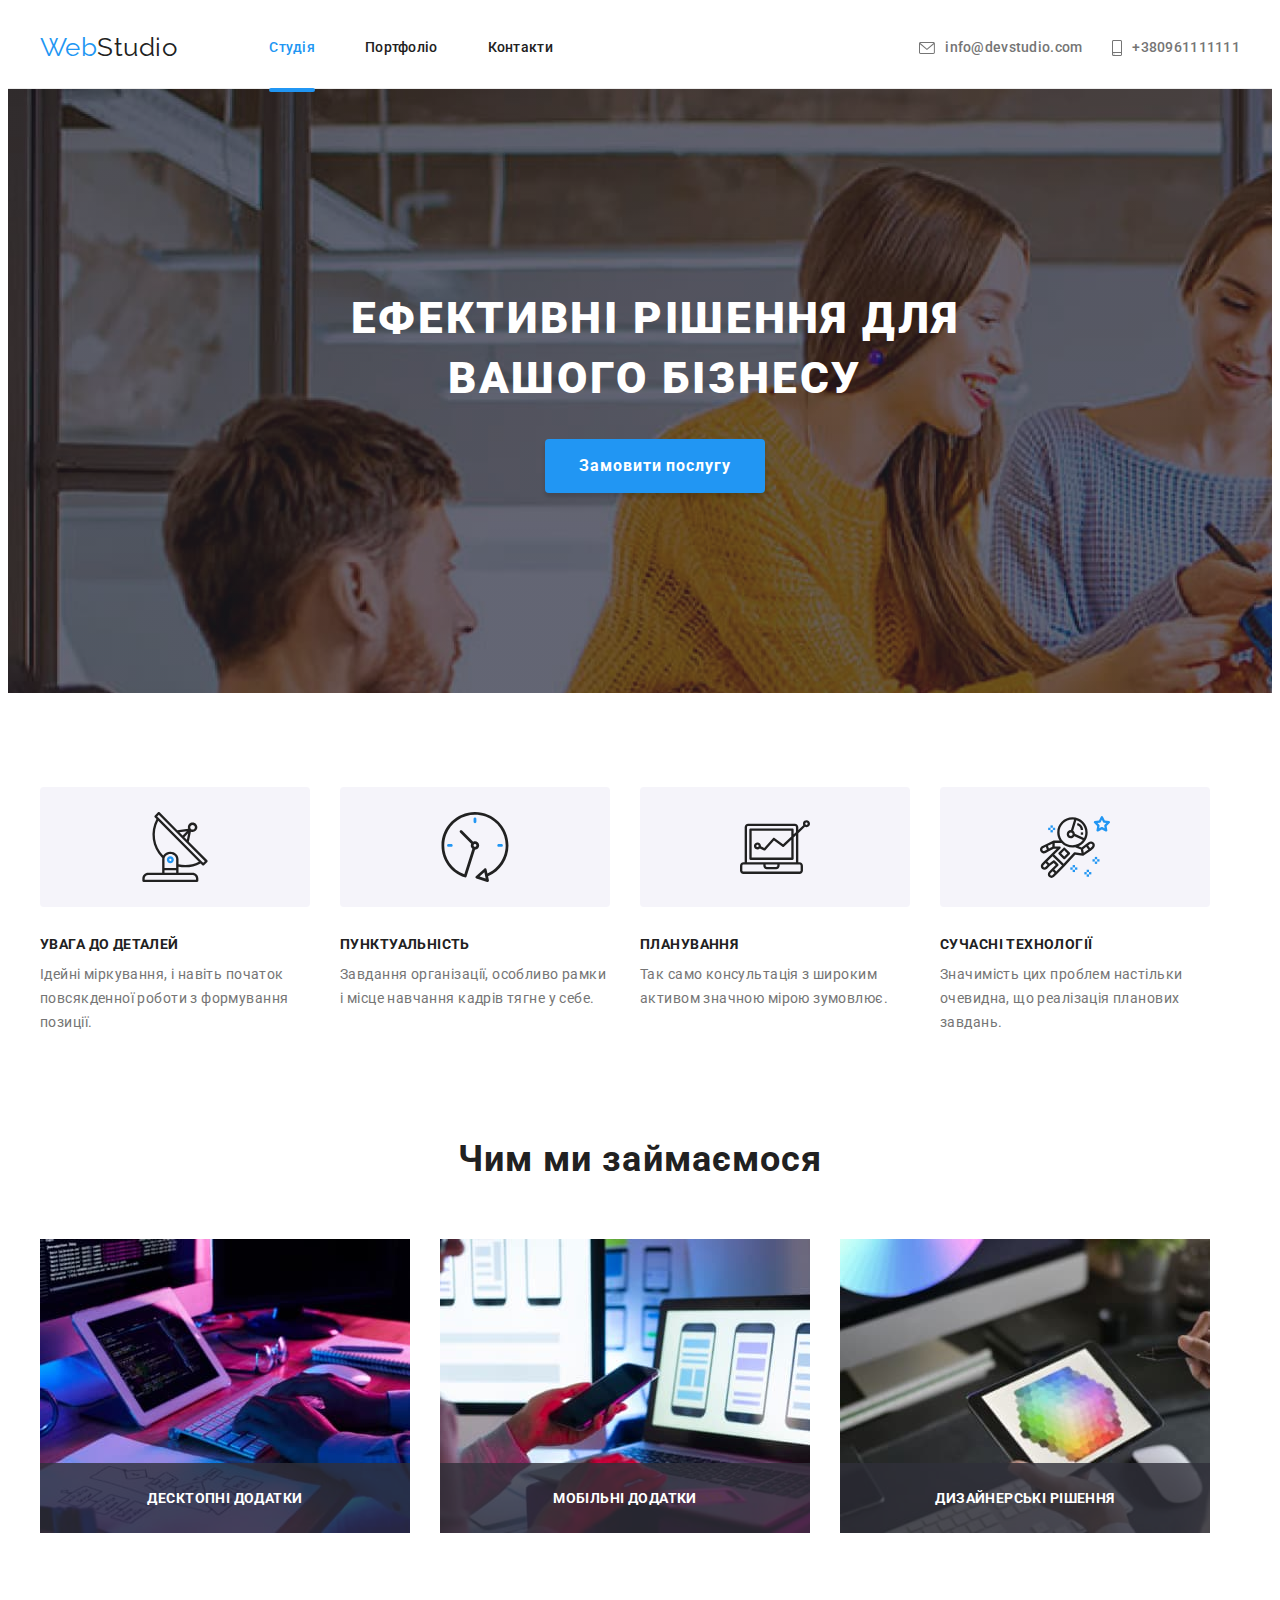
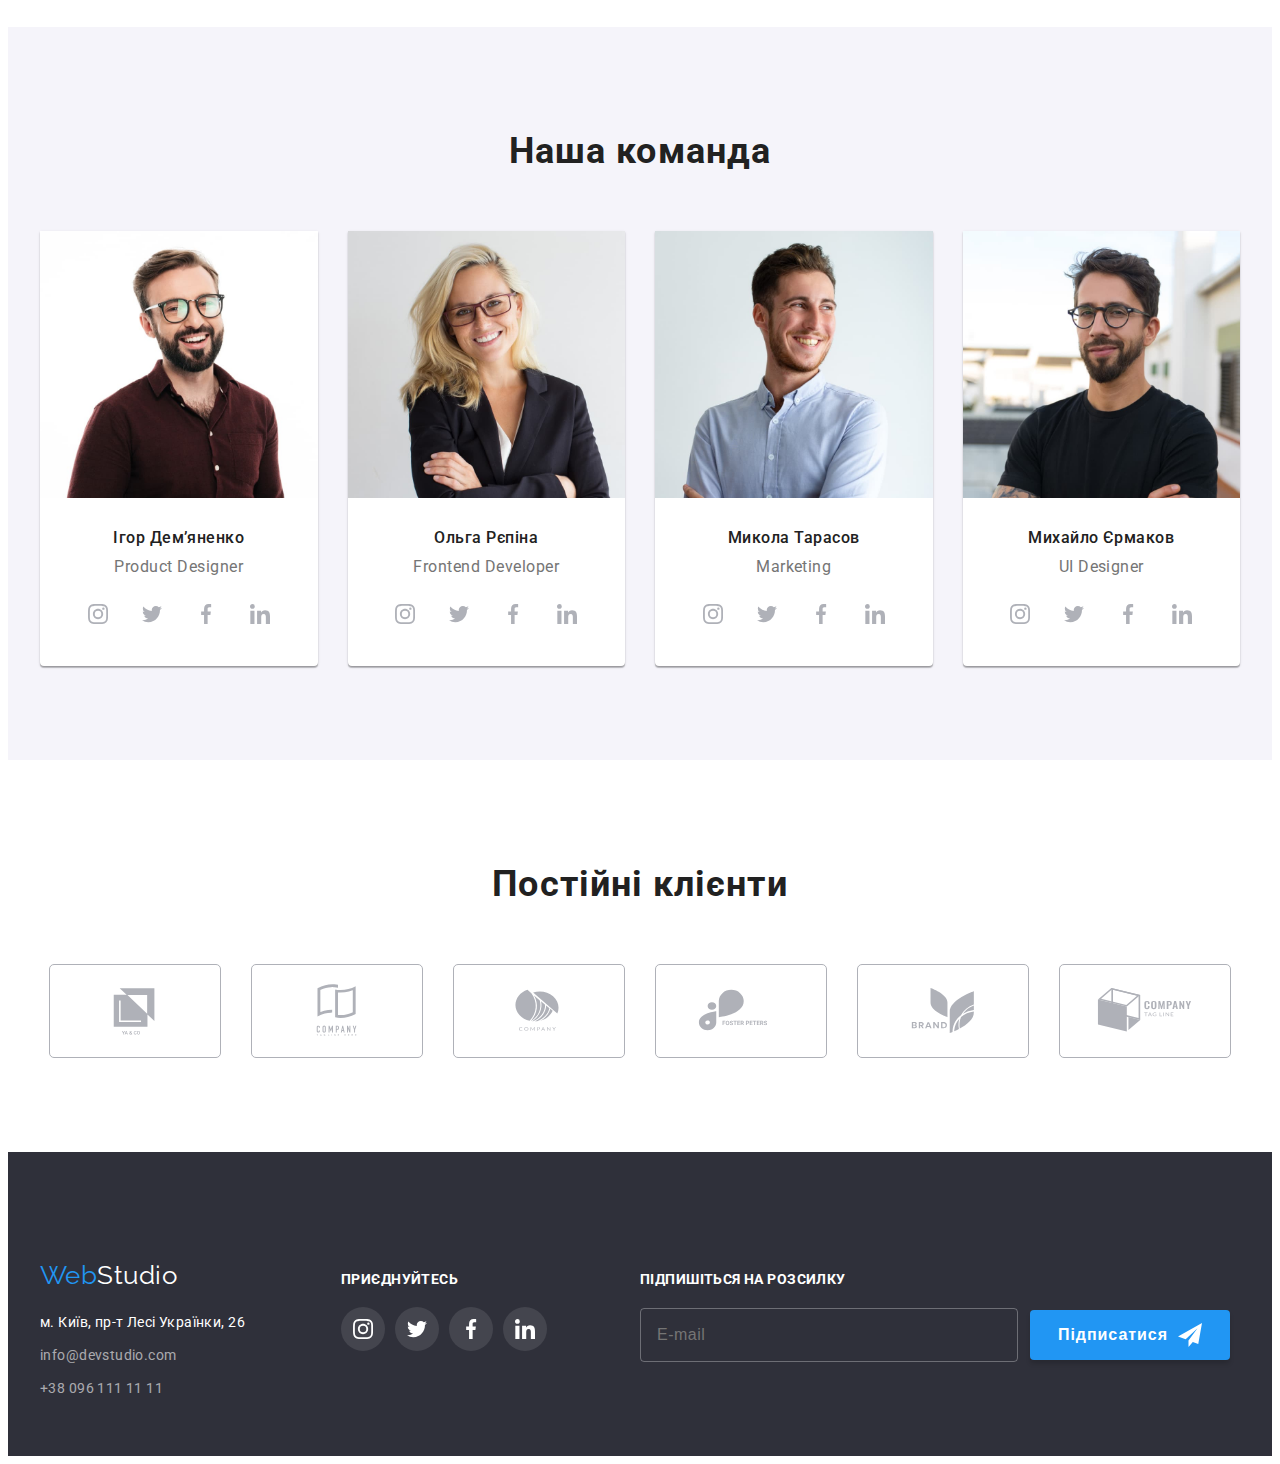
<file: index.html>
<!DOCTYPE html>
<html lang="uk">

<head>
   <meta charset="UTF-8" />
   <meta http-equiv="X-UA-Compatible" content="IE=edge" />
   <meta name="viewport" content="width=device-width, initial-scale=1.0" />
   <title>WebStudio</title>
   <link rel="preconnect" href="https://fonts.googleapis.com" />
   <link rel="preconnect" href="https://fonts.gstatic.com" crossorigin />
   <link
      href="https://fonts.googleapis.com/css2?family=Raleway:wght@700&family=Roboto:wght@400;500;700;900&display=swap"
      rel="stylesheet" />
   <link rel="stylesheet" href="https://cdnjs.cloudflare.com/ajax/libs/modern-normalize/1.1.0/modern-normalize.min.css"
      integrity="sha512-wpPYUAdjBVSE4KJnH1VR1HeZfpl1ub8YT/NKx4PuQ5NmX2tKuGu6U/JRp5y+Y8XG2tV+wKQpNHVUX03MfMFn9Q=="
      crossorigin="anonymous" referrerpolicy="no-referrer" />
   <link rel="stylesheet" href="./css/main.min.css" />
</head>

<body>
   <!-- Header -->
   <header class="heder">
      <div class="container heder__container">
         <!-- Logo -->
         <div class="heder__container-blok">
            <a href="./index.html" class="logo heder__logo link">
               <span class="heder__logo-icon">Web</span>Studio
            </a>
            <!-- Site nav -->
            <nav class="nav heder__nav">
               <ul class="nav__list list">
                  <li class="nav__item">
                     <a class="nav__link nav__link__line link current" href="./index.html">Студія</a>
                  </li>
                  <li class="nav__item">
                     <a class="nav__link" href="./portfolio.html">Портфоліо</a>
                  </li>
                  <li class="nav__item">
                     <a class="nav__link" href="">Контакти</a>
                  </li>
               </ul>
            </nav>
         </div>
         <!-- Site Menu -->
         <button type="button" class="menu-button-open" data-menu-open>
            <svg class="menu-button-svg"
            width="40px" 
            height="40px"
            aria-label="перемикач мобільного меню">
               <use class="menu-button-icon" href="./images/svg/icons.svg#site-menu.svg"></use>
            </svg>
         </button>
         <ul class="contacts heder__contacts list">
            <li class="contacts__item">
               <a class="contacts__link link__mail link" href="mailto:info@devstudio.com">
                  <svg class="contacts__icon-mail" width="16" height="12">
                     <use class="contackts__use" href="./images/svg/icons.svg#mail.svg"></use>
                  </svg>
                  info@devstudio.com
               </a>
            </li>
            <li class="contacts__item">
               <a class="contacts__link link__tell link" href="tel:+380961111111">
                  <svg class="contacts__icon-tel" width="10" height="16">
                     <use class="" href="./images/svg/icons.svg#phone.svg"></use>
                  </svg>
                  +380961111111
               </a>
            </li>
         </ul>
      </div>
      <div class="mob-menu is-hidden" data-menu>
         <div class="container">
            <div class="mob-menu-top">
               <button type="button" class="menu-button-close" data-menu-close>
                  <svg class="mob-close-svg"
                  width="40px" 
                  height="40px"
                  aria-label="перемикач мобільного меню">
                     <use class="menu-button-icon" href="./images/svg/icons.svg#menu-close.svg"></use>
                  </svg>
               </button>
               <nav class="mob-nav">
                  <ul class="mob-nav-list list">
                     <li class="mob-nav-item">
                        <a class="mob-nav-link  current" href="./index.html">Студія</a>
                     </li>
                     <li class="mob-nav-item">
                        <a class="mob-nav-link " href="./portfolio.html">Портфоліо</a>
                     </li>
                     <li class="mob-nav-item">
                        <a class="mob-nav-link " href="">Контакти</a>
                     </li>
                  </ul>
               </nav>
            </div>
            <div class="mob-menu-button">
               <ul class="mob-cont-list list">
                  <li class="mob-cont-item">
                     <a class="mob-cont-tel  link" href="tel:+380961111111">
                        +380961111111
                     </a>
                  </li>
                  <li class="mob-cont-item">
                     <a class="mob-cont-mail  link" href="mailto:info@devstudio.com">
                        info@devstudio.com
                     </a>
                  </li>
               </ul>
               <ul class="mob-soc-list list">
                  <li class="mob-soc-item"><a href="" class="mob-soc-link">Instagram</a></li>
                  <li class="mob-soc-item"> <a href="" class="mob-soc-link">Twitter</a></li>
                  <li class="mob-soc-item"><a href="" class="mob-soc-link">Facebook</a></li>
                  <li class="mob-soc-item"> <a href="" class="mob-soc-link">LinkedIn</a></li>
               </ul>
            </div>            
         </div>
      </div>
   </header>
   <!-- Main -->
   <main>
      <!-- Hero -->
      <section class="hero hero__overley">
         <div class="container hero__container list">
            <h1 class="hero__title list">Ефективні рішення для вашого бізнесу</h1>
            <button class="hero__button" type="button" data-modal-open>
               Замовити послугу
            </button>
         </div>
      </section>
      <!-- Advantage -->
      <section class="advantage section">
         <div class="container">
            <h2 class="visually-hidden">Переваги</h2>
            <ul class="advantage__list list">
               <li class="advantage__item icon-antena">
                  <h3 class="advantage__title">УВАГА ДО ДЕТАЛЕЙ</h3>
                  <p class="advantage__text">
                     Ідейні міркування, і навіть початок повсякденної роботи з
                     формування позиції.
                  </p>
               </li>
               <li class="advantage__item icon-clock">
                  <h3 class="advantage__title">ПУНКТУАЛЬНІСТЬ</h3>
                  <p class="advantage__text">
                     Завдання організації, особливо рамки і місце навчання кадрів
                     тягне у себе.
                  </p>
               </li>
               <li class="advantage__item icon-vector">
                  <h3 class="advantage__title">ПЛАНУВАННЯ</h3>
                  <p class="advantage__text">
                     Так само консультація з широким активом значною мірою зумовлює.
                  </p>
               </li>
               <li class="advantage__item icon-astronaut">
                  <h3 class="advantage__title">СУЧАСНІ ТЕХНОЛОГІЇ</h3>
                  <p class="advantage__text">
                     Значимість цих проблем настільки очевидна, що реалізація
                     планових завдань.
                  </p>
               </li>
            </ul>
         </div>
      </section>
      <!-- Work -->
      <section class="work">
         <div class="container">
            <h2 class="work__title">Чим ми займаємося</h2>
            <ul class="work__list">
               <div class="work-blok">
                  <li class="work__item list">
                     <img srcset="
                    ./images/work/work1img.jpeg    1x,
                    ./images/work/work1img-2x.jpeg 2x
                  " class="container__work-img" src="./images/work/work1img.jpeg" alt="іновації" width="370"
                        height="294" />
                     <p class="work-blok-title">Десктопні додатки</p>
                  </li>
               </div>
               <div class="work-blok">
                  <li class="work__item list">
                     <img srcset="
                    ./images/work/work2img.jpeg    1x,
                    ./images/work/work2img-2x.jpeg 2x
                  " class="container__work-img" src="./images/work/work2img.jpeg" alt="іновації" width="370"
                        height="294" />
                     <p class="work-blok-title">Мобільні додатки</p>
                  </li>
               </div>
               <div class="work-blok">
                  <li class="work__item list">
                     <img srcset="
                    ./images/work/work3img.jpeg    1x,
                    ./images/work/work3img-2x.jpeg 2x
                  " class="container__work-img" src="./images/work/work3img.jpeg" alt="іновації" width="370"
                        height="294" />
                     <p class="work-blok-title">Дизайнерські рішення</p>
                  </li>
               </div>
            </ul>
         </div>
      </section>
      <!-- Team -->
      <section class="team">
         <div class="container">
            <h2 class="team__title">Наша команда</h2>
            <ul class="list team__list">
               <li class="team__item-hero">
                  <picture>
                     <sourse srcset="
                    ./images/team/igor-demjanenko.jpeg 1x,
                    ./images/team/igor-demjanenko-2x.jpeg 2x
                    " media="(min-width: 1200px)" />
                     <sourse srcset="
                    ./images/team/igor-demjanenko-tab.jpeg 1x,
                    ./images/team/igor-demjanenko-tab-2x.jpeg 2x
                    " media="(min-width: 768px)" />
                     <sourse srcset="
                    ./images/team/igor-demjanenko-mob.jpeg 1x,
                    ./images/team/igor-demjanenko-mob-2x.jpeg 2x
                    " media="(min-width: 320px)" />
                     <img class="team__img" src="./images/team/igor-demjanenko.jpeg" alt="Ігор Демʼяненко"
                        width="450" />
                  </picture>
                  <div class="team__item">
                     <h3 class="team__hero">Ігор Демʼяненко</h3>
                     <p class="team__text">Product Designer</p>
                     <ul class="team__soc-list list">
                        <li class="team__soc-item">
                           <a href="" class="team__soc-link list">
                              <svg class="team__soc-icon" width="20" height="20">
                                 <use href="./images/svg/icons.svg#icon-instagram.svg"></use>
                              </svg>
                           </a>
                        </li>
                        <li class="team__soc-item">
                           <a href="" class="team__soc-link list">
                              <svg class="team__soc-icon" width="20" height="20">
                                 <use href="./images/svg/icons.svg#icon-twitter.svg"></use>
                              </svg>
                           </a>
                        </li>
                        <li class="team__soc-item">
                           <a href="" class="team__soc-link list">
                              <svg class="team__soc-icon" width="20" height="20">
                                 <use href="./images/svg/icons.svg#icon-facebook.svg"></use>
                              </svg>
                           </a>
                        </li>
                        <li class="team__soc-item">
                           <a href="" class="team__soc-link list">
                              <svg class="team__soc-icon" width="20" height="20">
                                 <use href="./images/svg/icons.svg#icon-linkedin.svg"></use>
                              </svg>
                           </a>
                        </li>
                     </ul>
                  </div>
               </li>
               <li class="team__item-hero">
                  <picture>
                     <sourse srcset="
                    ./images/team/olga-repina.jpeg 1x,
                    ./images/team/olga-repina-2x.jpeg 2x
                    " media="(min-width: 1200px)" />
                     <sourse srcset="
                    ./images/team/olga-repina-tab.jpeg 1x,
                    ./images/team/olga-repina-tab-2x.jpeg 2x
                    " media="(min-width: 768px)" />
                     <sourse srcset="
                    ./images/team/olga-repina-mob.jpeg 1x,
                    ./images/team/olga-repina-mob-2x.jpeg 2x
                    " media="(min-width: 320px)" />
                     <img class="team__img" src="./images/team/olga-repina.jpeg" alt="Ольга Рєпіна" width="450" />
                  </picture>
                  <div class="team__item">
                     <h3 class="team__hero">Ольга Рєпіна</h3>
                     <p class="team__text">Frontend Developer</p>
                     <ul class="team__soc-list list">
                        <li class="team__soc-item">
                           <a href="" class="team__soc-link list">
                              <svg class="team__soc-icon" width="20" height="20">
                                 <use href="./images/svg/icons.svg#icon-instagram.svg"></use>
                              </svg>
                           </a>
                        </li>
                        <li class="team__soc-item">
                           <a href="" class="team__soc-link list">
                              <svg class="team__soc-icon" width="20" height="20">
                                 <use href="./images/svg/icons.svg#icon-twitter.svg"></use>
                              </svg>
                           </a>
                        </li>
                        <li class="team__soc-item">
                           <a href="" class="team__soc-link list">
                              <svg class="team__soc-icon" width="20" height="20">
                                 <use href="./images/svg/icons.svg#icon-facebook.svg"></use>
                              </svg>
                           </a>
                        </li>
                        <li class="team__soc-item">
                           <a href="" class="team__soc-link list">
                              <svg class="team__soc-icon" width="20" height="20">
                                 <use href="./images/svg/icons.svg#icon-linkedin.svg"></use>
                              </svg>
                           </a>
                        </li>
                     </ul>
                  </div>
               </li>
               <li class="team__item-hero">
                  <picture>
                     <sourse srcset="
                    ./images/team/mikola-tarasov.jpeg 1x,
                    ./images/team/mikola-tarasov-2x.jpeg 2x
                    " media="(min-width: 1200px)" />
                     <sourse srcset="
                    ./images/team/mikola-tarasov-tab.jpeg 1x,
                    ./images/team/mikola-tarasov-tab-2x.jpeg 2x
                    " media="(min-width: 768px)" />
                     <sourse srcset="
                    ./images/team/mikola-tarasov-mob.jpeg 1x,
                    ./images/team/mikola-tarasov-mob-2x.jpeg 2x
                    " media="(min-width: 320px)" />
                     <img class="team__img" src="./images/team/mikola-tarasov.jpeg" alt="Микола Тарасов"
                        width="450" />
                  </picture>
                  <div class="team__item">
                     <h3 class="team__hero">Микола Тарасов</h3>
                     <p class="team__text">Marketing</p>
                     <ul class="team__soc-list list">
                        <li class="team__soc-item">
                           <a href="" class="team__soc-link list">
                              <svg class="team__soc-icon" width="20" height="20">
                                 <use href="./images/svg/icons.svg#icon-instagram.svg"></use>
                              </svg>
                           </a>
                        </li>
                        <li class="team__soc-item">
                           <a href="" class="team__soc-link list">
                              <svg class="team__soc-icon" width="20" height="20">
                                 <use href="./images/svg/icons.svg#icon-twitter.svg"></use>
                              </svg>
                           </a>
                        </li>
                        <li class="team__soc-item">
                           <a href="" class="team__soc-link list">
                              <svg class="team__soc-icon" width="20" height="20">
                                 <use href="./images/svg/icons.svg#icon-facebook.svg"></use>
                              </svg>
                           </a>
                        </li>
                        <li class="team__soc-item">
                           <a href="" class="team__soc-link list">
                              <svg class="team__soc-icon" width="20" height="20">
                                 <use href="./images/svg/icons.svg#icon-linkedin.svg"></use>
                              </svg>
                           </a>
                        </li>
                     </ul>
                  </div>
               </li>
               <li class="team__item-hero">
                  <picture>
                     <sourse srcset="
                    ./images/team/mihailo-ermakov.jpeg 1x,
                    ./images/team/mihailo-ermakov-2x.jpeg 2x
                    " media="(min-width: 1200px)" />
                     <sourse srcset="
                    ./images/team/mihailo-ermakov-tab.jpeg 1x,
                    ./images/team/mihailo-ermakov-tab-2x.jpeg 2x
                    " media="(min-width: 768px)" />
                     <sourse srcset="
                    ./images/team/mihailo-ermakov-mob.jpeg 1x,
                    ./images/team/mihailo-ermakov-mob-2x.jpeg 2x
                    " media="(min-width: 320px)" />
                     <img class="team__img" src="./images/team/mihailo-ermakov.jpeg" alt="Михайло Єрмаков"
                        width="450" />
                  </picture>

                  <div class="team__item">
                     <h3 class="team__hero">Михайло Єрмаков</h3>
                     <p class="team__text">UI Designer</p>
                     <ul class="team__soc-list list">
                        <li class="team__soc-item">
                           <a href="" class="team__soc-link list">
                              <svg class="team__soc-icon" width="20" height="20">
                                 <use href="./images/svg/icons.svg#icon-instagram.svg"></use>
                              </svg>
                           </a>
                        </li>
                        <li class="team__soc-item">
                           <a href="" class="team__soc-link list">
                              <svg class="team__soc-icon" width="20" height="20">
                                 <use href="./images/svg/icons.svg#icon-twitter.svg"></use>
                              </svg>
                           </a>
                        </li>
                        <li class="team__soc-item">
                           <a href="" class="team__soc-link list">
                              <svg class="team__soc-icon" width="20" height="20">
                                 <use href="./images/svg/icons.svg#icon-facebook.svg"></use>
                              </svg>
                           </a>
                        </li>
                        <li class="team__soc-item">
                           <a href="" class="team__soc-link list">
                              <svg class="team__soc-icon" width="20" height="20">
                                 <use href="./images/svg/icons.svg#icon-linkedin.svg"></use>
                              </svg>
                           </a>
                        </li>
                     </ul>
                  </div>
               </li>
            </ul>
         </div>
      </section>
      <!-- Company -->
      <section class="company">
         <div class="container">
            <h2 class="company__title">Постійні клієнти</h2>
            <ul class="company__list list">
               <li class="company__item">
                  <a href="" class="company__link">
                     <svg class="company__icon" width="106" height="60">
                        <use href="./images/svg/icons.svg#company1.svg"></use>
                     </svg>
                  </a>
               </li>
               <li class="company__item">
                  <a href="" class="company__link">
                     <svg class="company__icon" width="106" height="60">
                        <use href="./images/svg/icons.svg#company2.svg"></use>
                     </svg>
                  </a>
               </li>
               <li class="company__item">
                  <a href="" class="company__link">
                     <svg class="company__icon" width="106" height="60">
                        <use href="./images/svg/icons.svg#company3.svg"></use>
                     </svg>
                  </a>
               </li>
               <li class="company__item">
                  <a href="" class="company__link">
                     <svg class="company__icon" width="106" height="60">
                        <use href="./images/svg/icons.svg#company4.svg"></use>
                     </svg>
                  </a>
               </li>
               <li class="company__item">
                  <a href="" class="company__link">
                     <svg class="company__icon" width="106" height="60">
                        <use href="./images/svg/icons.svg#company5.svg"></use>
                     </svg>
                  </a>
               </li>
               <li class="company__item">
                  <a href="" class="company__link">
                     <svg class="company__icon" width="106" height="60">
                        <use href="./images/svg/icons.svg#company6.svg"></use>
                     </svg>
                  </a>
               </li>
            </ul>
         </div>
      </section>
   </main>
   <!-- Footer -->
   <footer class="footer">
      <div class="container footer__container">
         <div class="footer__contact">
            <div class="footer-contact-blok">
               <div class="footer__address">
                  <a href="./index.html" class="footer__logo link">
                     <span class="footer__logo-web">Web</span>Studio
                  </a>
                  <address class="address footer__address-blok">
                     <ul class="address__list list">
                        <li class="address__item">
                           <a class="address__link link" href="https://goo.gl/maps/XTzX59LygXazEwyC6" target="_blank"
                              rel="noopener noreferrer nofollow">м. Київ, пр-т Лесі Українки, 26
                           </a>
                        </li>
                        <li class="address__item">
                           <a class="address__link-contacts link" href="mailto:info@devstudio.com">info@devstudio.com
                           </a>
                        </li>
                        <li class="address__item">
                           <a class="address__link-contacts link" href="tel:+380961111111">+38 096 111 11 11
                           </a>
                        </li>
                     </ul>
                  </address>
               </div>
               <div class="soc footer__soc">
                  <p class="soc__title">Приєднуйтесь</p>
                  <ul class="soc__list">
                     <li class="soc__item">
                        <a href="" class="soc__link list">
                           <svg class="soc__icon" width="20" height="20">
                              <use href="./images/svg/icons.svg#icon-instagram.svg"></use>
                           </svg>
                        </a>
                     </li>
                     <li class="soc__item">
                        <a href="" class="soc__link list">
                           <svg class="soc__icon" width="20" height="20">
                              <use href="./images/svg/icons.svg#icon-twitter.svg"></use>
                           </svg>
                        </a>
                     </li>
                     <li class="soc__item">
                        <a href="" class="soc__link list">
                           <svg class="soc__icon" width="20" height="20">
                              <use href="./images/svg/icons.svg#icon-facebook.svg"></use>
                           </svg>
                        </a>
                     </li>
                     <li class="soc__item">
                        <a href="" class="soc__link list">
                           <svg class="soc__icon" width="20" height="20">
                              <use href="./images/svg/icons.svg#icon-linkedin.svg"></use>
                           </svg>
                        </a>
                     </li>
                  </ul>
               </div>
            </div>

            <!-- subscription -->
            <div class="subscription footer__subscription">
               <p class="subscription__text">Підпишіться на розсилку</p>
               <form class="subscription__form">
                  <input type="text" name="subscription-name" placeholder="E-mail" class="subscription__input" />
                  <button class="subscription__btn">
                     Підписатися
                     <svg class="subscription__svg">
                        <use href="./images/svg/icons.svg#icon-send"></use>
                     </svg>
                  </button>
               </form>
            </div>
         </div>
      </div>
   </footer>
   <!-- Modal -->
   <div class="backdrop is-hidden" data-modal>
      <div class="modal">
         <button type="button" class="modal__close" data-modal-close>
            <svg class="modal__close-icon" width="18" height="18">
               <use href="./images/svg/icons.svg#symbol-defs.svg"></use>
            </svg>
         </button>
         <p class="modal__title">Залиште свої дані, ми вам передзвонимо</p>
         <form class="modal__form">
            <div class="modal-blok">
               <label for="user-name" class="modal__label"><span>Імʼя</span></label>
            <div class="modal__wrap">
               <input type="text" name="user-name" class="modal__input" required id="user-name" />
               <svg class="modal__input-icon" width="18px" height="18">
                  <use href="./images/svg/icons.svg#icon-person.svg"></use>
               </svg>
            </div>
            </div>            
            <div class="modal-blok">
               <label for="user-tell" class="modal__label"><span>Телефон</span></label>
               <div class="modal__wrap">
                  <input type="tel" name="user-tell" class="modal__input" required id="user-tell" />
                  <svg class="modal__input-icon" width="18px" height="18">
                     <use href="./images/svg/icons.svg#icon-phone.svg"></use>
                  </svg>
               </div>
            </div>
            <div class="modal-blok">
               <label for="user-email" class="modal__label"><span>Пошта</span></label>
               <div class="modal__wrap">
                  <input type="email" name="user-email" class="modal__input" required id="user-email" />
                  <svg class="modal__input-icon" width="18" height="18">
                     <use href="./images/svg/icons.svg#icon-email.svg"></use>
                  </svg>
               </div>
            </div>
            <div class="modal-blok">
               <div class="modal-field">
                  <label for="user-comment" class="modal__label"><span>Коментар</span></label>
                  <textarea name="user-comment" id="user-comment" class="modal__comment"
                     placeholder="Введіть текст"></textarea>
               </div>
            </div>
            <div class="modal__chek">
               <input type="checkbox" name="privacy" id="privacy" class="modal__input-check visually-hidden" />
               <label for="privacy" class="modal__check-text">
                  <span>
                     <svg class="modal__check-icon" width="16" height="15">
                        <use href="./images/svg/icons.svg#icon-check"></use>
                     </svg>
                  </span>
                  <div>
                     Погоджуюся з розсилкою та приймаю
                     <a href="" class="modal__check-link">Умови договору</a>
                  </div>
               </label>
            </div>
            <button type="submit" class="modal__button">Відправити</button>
         </form>
      </div>
   </div>
   <script src="./js/menu.js"></script>
   <script src="./js/modal.js"></script>

</body>

</html>
</file>
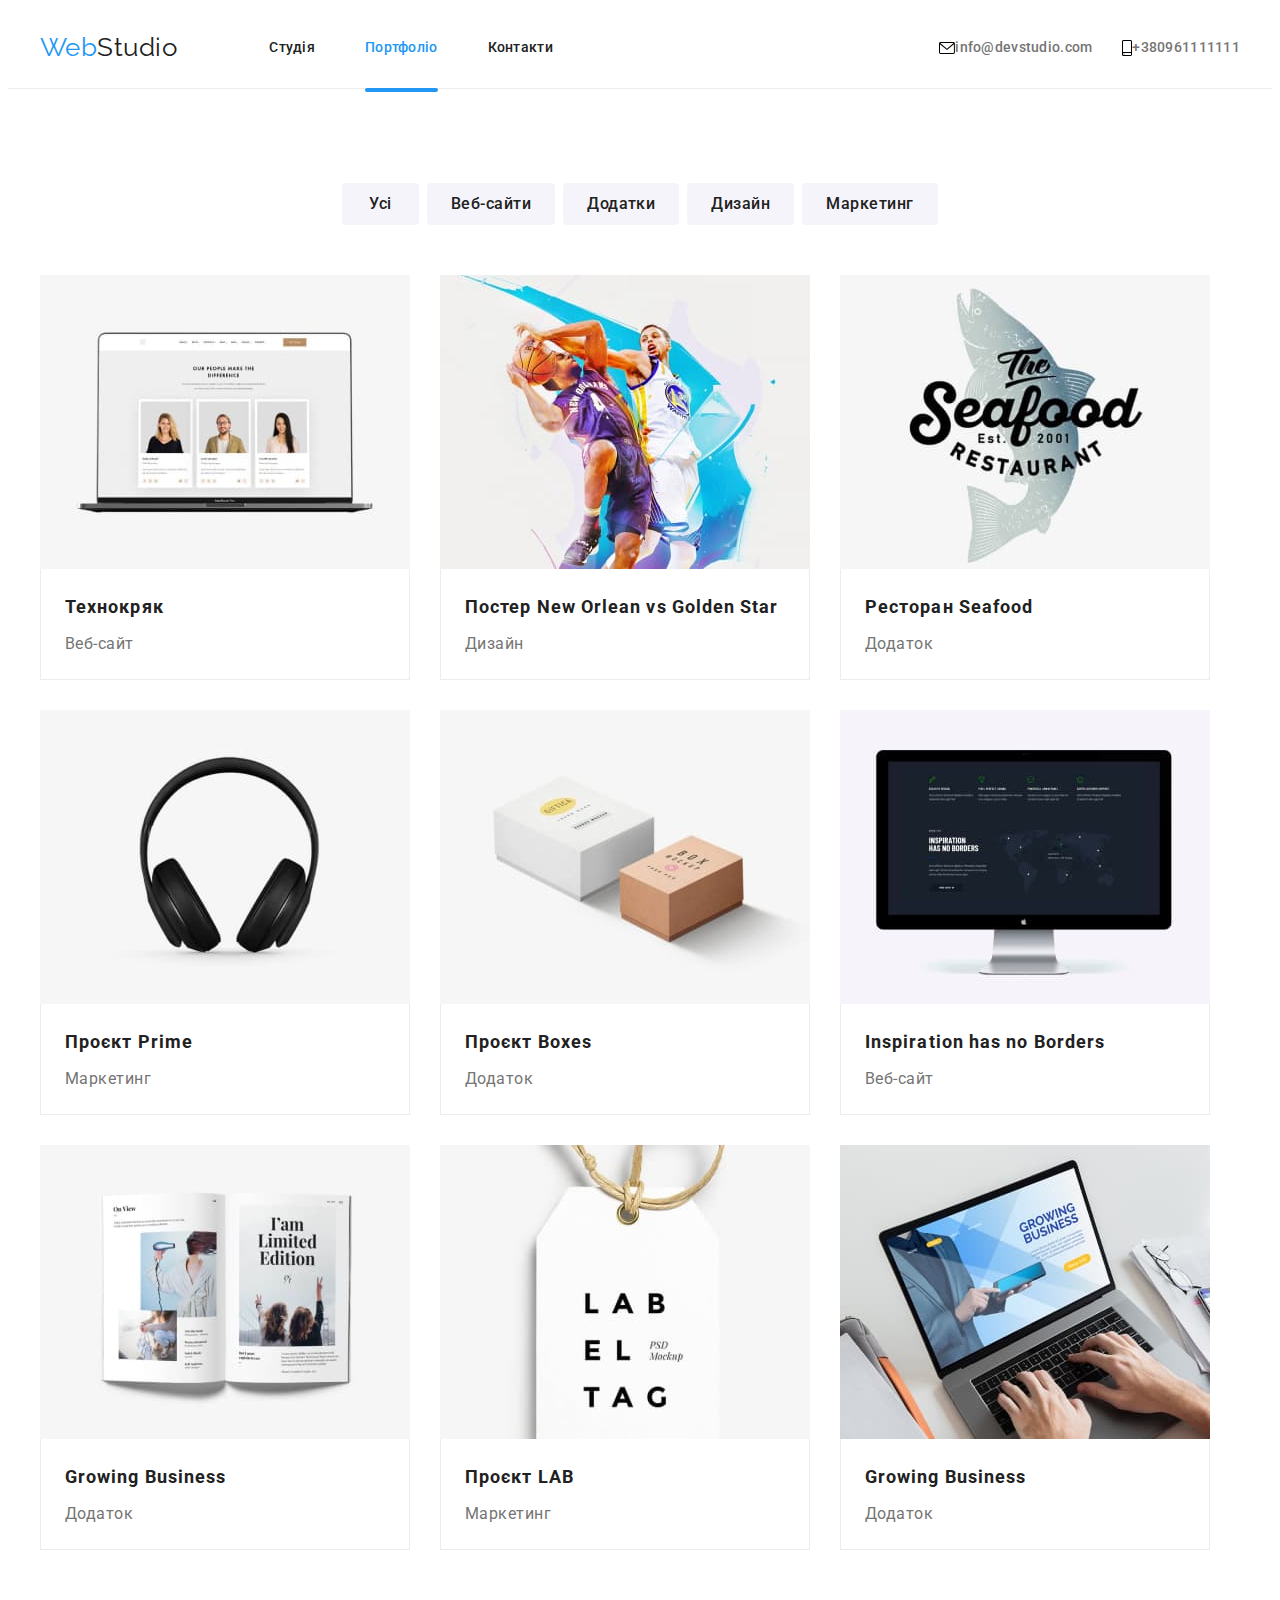
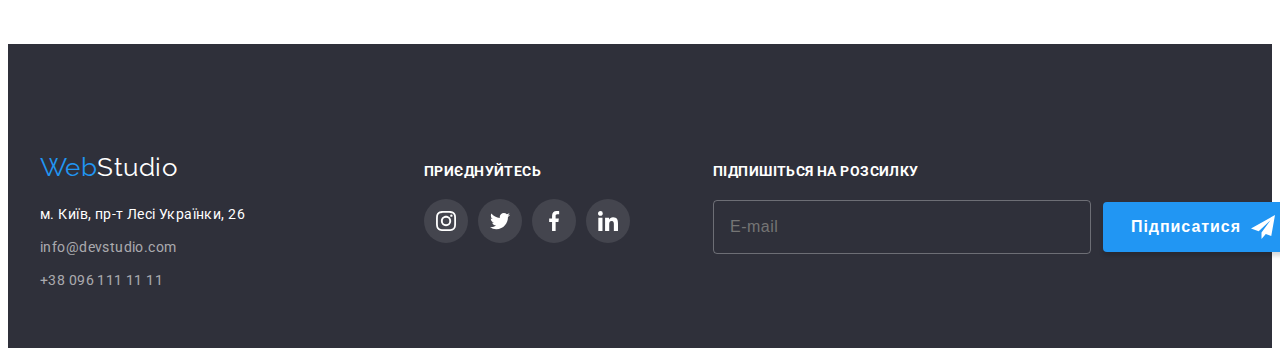
<file: portfolio.html>
<!DOCTYPE html>
<html lang="uk">
  <head>
    <meta charset="UTF-8" />
    <meta http-equiv="X-UA-Compatible" content="IE=edge" />
    <meta name="viewport" content="width=device-width, initial-scale=1.0" />
    <title>WebStudio</title>
    <link rel="preconnect" href="https://fonts.googleapis.com" />
    <link rel="preconnect" href="https://fonts.gstatic.com" crossorigin />
    <link
      href="https://fonts.googleapis.com/css2?family=Raleway:wght@700&family=Roboto:wght@400;500;700;900&display=swap"
      rel="stylesheet"
    />
    <link
      rel="stylesheet"
      href="https://cdnjs.cloudflare.com/ajax/libs/modern-normalize/1.1.0/modern-normalize.min.css"
      integrity="sha512-wpPYUAdjBVSE4KJnH1VR1HeZfpl1ub8YT/NKx4PuQ5NmX2tKuGu6U/JRp5y+Y8XG2tV+wKQpNHVUX03MfMFn9Q=="
      crossorigin="anonymous"
      referrerpolicy="no-referrer"
    />
    <!-- <link rel="stylesheet" href="./css/style.css" /> -->
    <link rel="stylesheet" href="./css/main.min.css" />
  </head>
  <body>
    <!-- Header -->
    <header class="heder">
      <div class="container heder__container">
        <!-- Logo -->
        <div class="heder__container-blok">
          <a href="./index.html" class="logo heder__logo link">
            <span class="heder__logo-icon">Web</span>Studio
          </a>
          <!-- Site nav -->
          <nav class="nav heder__nav">
            <ul class="nav__list list">
              <li class="nav__item">
                <a
                  class="nav__link"
                  href="./index.html"
                  >Студія</a
                >
              </li>
              <li class="nav__item">
                <a class="nav__link nav__link__line link current" href="./portfolio.html">Портфоліо</a>
              </li>
              <li class="nav__item">
                <a class="nav__link" href="">Контакти</a>
              </li>
            </ul>
          </nav>
        </div>
        <!-- Site contacts -->
        <ul class="contacts heder__contacts list">
          <li class="contacts__item">
            <a class="contacts__link link__mail link" href="mailto:info@devstudio.com">
              <svg class="contacts__icon" width="16" height="12">
                <use
                  class="contackts__use"
                  href="./images/svg/icons.svg#mail.svg"
                ></use>
              </svg>
              info@devstudio.com
            </a>
          </li>
          <li class="contacts__item">
            <a class="contacts__link link__tell link" href="tel:+380961111111">
              <svg class="contacts__icon" width="10" height="16">
                <use href="./images/svg/icons.svg#phone.svg"></use>
              </svg>
              +380961111111
            </a>
          </li>
        </ul>
      </div>
    </header>
    <!-- Main -->
    <main>
      <section class="gallery-section">
        <div class="container">
          <h1 class="visually-hidden">Наші роботи</h1>
          <ul class="filter list">
            <!-- Button -->
            <li class="filter__item">
              <button class="filter__button everyone" type="button">
                Усі
              </button>
            </li>
            <li class="filter__item">
              <button class="filter__button" type="button">Веб-сайти</button>
            </li>
            <li class="filter__item">
              <button class="filter__button" type="button">Додатки</button>
            </li>
            <li class="filter__item">
              <button class="filter__button" type="button">Дизайн</button>
            </li>
            <li class="filter__item">
              <button class="filter__button" type="button">Маркетинг</button>
            </li>
          </ul>
          <!-- Gallery -->
          <ul class="gallery list">
            <li class="gallery__item">
              <a class="gallery__link link" href="">
                <div class="galery__list">
                  <p class="gallery__content">
                    Ресурс пропонує комплексні пропозиції з різним рівнем
                    функціоналу та сервісів. Все це дозволить відвідувачу
                    отримати вичерпні відомості про компанію чи приватну особу.
                  </p>
                  <img
                    class="gallery__img"
                    src="./images/portfolio-gallery/технокряк_img.jpeg"
                    alt="Технокряк"
                  />
                </div>
                <div class="gallery__bloc">
                  <h2 class="gallery__title">Технокряк</h2>
                  <p class="gallery__text">Веб-сайт</p>
                </div>
              </a>
            </li>
            <li class="gallery__item">
              <a class="gallery__link link" href="">
                <div class="galery__list">
                  <p class="gallery__content">
                    Ресурс пропонує комплексні пропозиції з різним рівнем
                    функціоналу та сервісів. Все це дозволить відвідувачу
                    отримати вичерпні відомості про компанію чи приватну особу.
                  </p>
                  <img
                    class="gallery__img"
                    src="./images/portfolio-gallery/постер_img.jpeg"
                    alt="Постер New Orlean vs Golden Star"
                  />
                </div>
                <div class="gallery__bloc">
                  <h2 class="gallery__title">
                    Постер New Orlean vs Golden Star
                  </h2>
                  <p class="gallery__text">Дизайн</p>
                </div>
              </a>
            </li>
            <li class="gallery__item">
              <a class="gallery__link link" href="">
                <div class="galery__list">
                  <p class="gallery__content">
                    Ресурс пропонує комплексні пропозиції з різним рівнем
                    функціоналу та сервісів. Все це дозволить відвідувачу
                    отримати вичерпні відомості про компанію чи приватну особу.
                  </p>
                  <img
                    class="gallery__img"
                    src="./images/portfolio-gallery/ресторан_img.jpeg"
                    alt="Ресторан Seafood"
                  />
                </div>
                <div class="gallery__bloc">
                  <h2 class="gallery__title">Ресторан Seafood</h2>
                  <p class="gallery__text">Додаток</p>
                </div>
              </a>
            </li>
            <li class="gallery__item">
              <a class="gallery__link link" href="">
                <div class="galery__list">
                  <p class="gallery__content">
                    Ресурс пропонує комплексні пропозиції з різним рівнем
                    функціоналу та сервісів. Все це дозволить відвідувачу
                    отримати вичерпні відомості про компанію чи приватну особу.
                  </p>
                  <img
                    class="gallery__img"
                    src="./images/portfolio-gallery/prime_img.jpeg"
                    alt="Проєкт Prime"
                  />
                </div>
                <div class="gallery__bloc">
                  <h2 class="gallery__title">Проєкт Prime</h2>
                  <p class="gallery__text">Маркетинг</p>
                </div>
              </a>
            </li>
            <li class="gallery__item">
              <a class="gallery__link link" href="">
                <div class="galery__list">
                  <p class="gallery__content">
                    Ресурс пропонує комплексні пропозиції з різним рівнем
                    функціоналу та сервісів. Все це дозволить відвідувачу
                    отримати вичерпні відомості про компанію чи приватну особу.
                  </p>
                  <img
                    class="gallery__img"
                    src="./images/portfolio-gallery/проект_boxes_img.jpeg"
                    alt="Проєкт Boxes"
                  />
                </div>
                <div class="gallery__bloc">
                  <h2 class="gallery__title">Проєкт Boxes</h2>
                  <p class="gallery__text">Додаток</p>
                </div>
              </a>
            </li>
            <li class="gallery__item">
              <a class="gallery__link link" href="">
                <div class="galery__list">
                  <p class="gallery__content">
                    Ресурс пропонує комплексні пропозиції з різним рівнем
                    функціоналу та сервісів. Все це дозволить відвідувачу
                    отримати вичерпні відомості про компанію чи приватну особу.
                  </p>
                  <img
                    class="gallery__img"
                    src="./images/portfolio-gallery/inspiration_img.jpeg"
                    alt="Inspiration has no Borders"
                  />
                </div>
                <div class="gallery__bloc">
                  <h2 class="gallery__title">Inspiration has no Borders</h2>
                  <p class="gallery__text">Веб-сайт</p>
                </div>
              </a>
            </li>
            <li class="gallery__item">
              <a class="gallery__link link" href="">
                <div class="galery__list">
                  <p class="gallery__content">
                    Ресурс пропонує комплексні пропозиції з різним рівнем
                    функціоналу та сервісів. Все це дозволить відвідувачу
                    отримати вичерпні відомості про компанію чи приватну особу.
                  </p>
                  <img
                    class="gallery__img"
                    src="./images/portfolio-gallery/видання_img.jpeg"
                    alt="Видання Limited Edition"
                  />
                </div>
                <div class="gallery__bloc">
                  <h2 class="gallery__title">Growing Business</h2>
                  <p class="gallery__text">Додаток</p>
                </div>
              </a>
            </li>
            <li class="gallery__item">
              <a class="gallery__link link" href="">
                <div class="galery__list">
                  <p class="gallery__content">
                    Ресурс пропонує комплексні пропозиції з різним рівнем
                    функціоналу та сервісів. Все це дозволить відвідувачу
                    отримати вичерпні відомості про компанію чи приватну особу.
                  </p>
                  <img
                    class="gallery__img"
                    src="./images/portfolio-gallery/lab_img.jpeg"
                    alt="Проєкт LAB"
                  />
                </div>
                <div class="gallery__bloc">
                  <h2 class="gallery__title">Проєкт LAB</h2>
                  <p class="gallery__text">Маркетинг</p>
                </div>
              </a>
            </li>
            <li class="gallery__item">
              <a class="gallery__link link" href="">
                <div class="galery__list">
                  <p class="gallery__content">
                    Ресурс пропонує комплексні пропозиції з різним рівнем
                    функціоналу та сервісів. Все це дозволить відвідувачу
                    отримати вичерпні відомості про компанію чи приватну особу.
                  </p>
                  <img
                    class="gallery__img"
                    src="./images/portfolio-gallery/growing_img.jpeg"
                    alt="Growing Business"
                  />
                </div>
                <div class="gallery__bloc">
                  <h2 class="gallery__title">Growing Business</h2>
                  <p class="gallery__text">Додаток</p>
                </div>
              </a>
            </li>
          </ul>
        </div>
      </section>
    </main>
    <!-- Footer -->
    <footer class="footer">
      <div class="container footer__container">
        <div class="footer__contact">
          <div class="footer__address">
            <a href="./index.html" class="footer__logo link">
              <span class="footer__logo-web">Web</span>Studio
            </a>
            <address class="address footer__address-blok">
              <ul class="address__list list">
                <li class="address__item">
                  <a
                    class="address__link link"
                    href="https://goo.gl/maps/XTzX59LygXazEwyC6"
                    target="_blank"
                    rel="noopener noreferrer nofollow"
                    >м. Київ, пр-т Лесі Українки, 26
                  </a>
                </li>
                <li class="address__item">
                  <a
                    class="address__link-contacts link"
                    href="mailto:info@devstudio.com"
                    >info@devstudio.com
                  </a>
                </li>
                <li class="address__item">
                  <a
                    class="address__link-contacts link"
                    href="tel:+380961111111"
                    >+38 096 111 11 11
                  </a>
                </li>
              </ul>
            </address>
          </div>
          <div class="soc footer__soc">
            <p class="soc__title">Приєднуйтесь</p>
            <ul class="soc__list">
              <li class="soc__item">
                <a href="" class="soc__link list">
                  <svg class="soc__icon" width="20" height="20">
                    <use href="./images/svg/icons.svg#icon-instagram.svg"></use>
                  </svg>
                </a>
              </li>
              <li class="soc__item">
                <a href="" class="soc__link list">
                  <svg class="soc__icon" width="20" height="20">
                    <use href="./images/svg/icons.svg#icon-twitter.svg"></use>
                  </svg>
                </a>
              </li>
              <li class="soc__item">
                <a href="" class="soc__link list">
                  <svg class="soc__icon" width="20" height="20">
                    <use href="./images/svg/icons.svg#icon-facebook.svg"></use>
                  </svg>
                </a>
              </li>
              <li class="soc__item">
                <a href="" class="soc__link list">
                  <svg class="soc__icon" width="20" height="20">
                    <use href="./images/svg/icons.svg#icon-linkedin.svg"></use>
                  </svg>
                </a>
              </li>
            </ul>
          </div>
          <!-- subscription -->
          <div class="subscription footer__subscription">
            <p class="subscription__text">Підпишіться на розсилку</p>
            <form class="subscription__form">
              <input
                type="text"
                name="subscription-name"
                placeholder="E-mail"
                class="subscription__input"
              />
              <button class="subscription__btn">
                Підписатися
                <svg class="subscription__svg">
                  <use href="./images/svg/icons.svg#icon-send"></use>
                </svg>
              </button>
            </form>
          </div>
        </div>
      </div>
    </footer>
  </body>
</html>
</file>
<file: css/main.min.css>
:root{--primary-text-color: #212121;--title-text-color: #757575;--accent-color: #2196f3;--white-color: #ffffff;--team-color: #f5f4fa;--secondary-background-color: #2f303a;--footer-text-color: rgba(255, 255, 255, 0.6);--button-color: #188ce8;--portfolio-bgr-color: #f5f5f5;--border-color: #afb1b8;--background-color-hero: #c4c4c4;--gradient: linear-gradient( to right, rgba(47, 48, 58, 0.4), rgba(47, 48, 58, 0.4) ) }body{background-color:var(--white-color);color:var(--primary-text-color);font-family:"Roboto",sans-serif;letter-spacing:.03em}img{width:100%;display:block;height:auto;max-width:100%}h1,h2,h3,h4,p,a{margin:0px;padding:0px;text-decoration:none}.list{list-style:none;padding:0;margin:0}.link{text-decoration:none}.visually-hidden{position:absolute;white-space:nowrap;width:1px;height:1px;overflow:hidden;border:0;padding:0;clip:rect(0 0 0 0);-webkit-clip-path:inset(50%);clip-path:inset(50%);margin:0}is-hidden{opacity:0;pointer-events:none}.container{margin-left:auto;margin-right:auto;padding-left:15px;padding-right:15px;width:100%}@media screen and (min-width: 480px){.container{max-width:480px}}@media screen and (min-width: 768px){.container{max-width:768px}}@media screen and (min-width: 1200px){.container{max-width:1200px}}@media screen and (min-width: 480px){section{padding-top:60px;padding-bottom:60px}}@media screen and (min-width: 768px){section{padding-top:60px;padding-bottom:60px}}@media screen and (min-width: 1200px){section{padding-top:94px;padding-bottom:94px}}.heder{border-bottom:1px solid #ececec}.heder__container{display:flex;align-items:center}.heder__container-blok{display:flex;margin-right:auto}.heder__logo{display:block;color:var(--primary-text-color);font-family:"Raleway",sans-serif;font-size:26px;line-height:1.19}@media screen and (max-width: 767px){.heder__logo{padding-top:16px;padding-bottom:16px}}@media screen and (min-width: 768px){.heder__logo{padding-top:24px;padding-bottom:25px;margin-right:88px}}@media screen and (min-width: 1200px){.heder__logo{padding-top:24px;padding-bottom:25px;margin-right:92px}}.heder__logo-icon{color:var(--accent-color)}@media screen and (max-width: 767px){.nav__list{display:none}}@media screen and (min-width: 768px){.nav__list{display:flex}}@media screen and (min-width: 1200px){.nav__list{display:flex;align-items:center;padding:0px}}.nav__list .nav__item+.nav__item{margin-left:50px;display:block}.nav__list .nav__item+.nav__item:last-child{margin-right:0}.nav__item{position:relative;display:block}.nav__item .nav__link__line{color:var(--accent-color)}.nav__link__line::after{display:block;position:absolute;content:"";bottom:-4px;width:100%;height:4px;background-color:var(--accent-color);border-radius:2px}.nav__list .nav__link{display:block;color:var(--primary-text-color);font-weight:500;font-size:14px;line-height:1.14;letter-spacing:.02em;padding-top:32px;padding-bottom:32px;transition:color 250ms cubic-bezier(0.4, 0, 0.2, 1)}.nav__list .nav__link:hover,.nav__list .nav__link:focus{color:var(--accent-color)}.nav__list .link.current{color:var(--accent-color)}@media screen and (max-width: 767px){.contacts{display:none}}@media screen and (min-width: 768px){.contacts{display:block}}@media screen and (min-width: 1200px){.contacts{display:flex;align-items:center;gap:30px}}.contacts__link{font-weight:500;line-height:1.14;font-size:14px;letter-spacing:.02em;color:var(--title-text-color);display:flex;align-items:center;transition:color 250ms cubic-bezier(0.4, 0, 0.2, 1)}.contacts__link:hover,.contacts__link:focus{color:var(--accent-color);transition:color 250ms cubic-bezier(0.4, 0, 0.2, 1)}@media screen and (max-width: 1199px){.link__mail{padding-top:21px;padding-bottom:5px}}@media screen and (max-width: 1199px){.link__tell{padding-top:5px;padding-bottom:21px}}@media screen and (min-width: 1200px){.contacts__link{padding-top:32px;padding-bottom:32px}}.contackts__use:hover{transition:fill 250ms cubic-bezier(0.4, 0, 0.2, 1)}@media screen and (min-width: 768px){.contacts__icon-mail{height:10px;width:14px;margin-right:8px;fill:#757575;fill:currentColor}}@media screen and (min-width: 1200px){.contacts__icon-mail{height:12px;width:16px;margin-right:10px;fill:currentColor}}@media screen and (min-width: 768px){.contacts__icon-tel{height:14px;width:10px;margin-right:8px;fill:#757575;fill:currentColor}}@media screen and (min-width: 1200px){.contacts__icon-tel{height:16px;width:10px;margin-right:10px;fill:currentColor}}@media screen and (max-width: 767px){.menu-button-open{padding:10px;margin-left:auto;border:none;background-color:rgba(0,0,0,0)}}@media screen and (min-width: 768px){.menu-button-open{display:none}}.menu-button-svg{width:24px;height:16px}.mob-menu{display:block;width:100vw;height:100vh;background-color:#fff;top:0;position:fixed;z-index:1;padding-top:10px;padding-bottom:48px}.mob-menu>.container{height:100%;display:flex;flex-direction:column;justify-content:space-between;overflow:auto}.menu-button-close{width:40px;height:40px;margin-left:auto;display:block;border:none;background-color:rgba(0,0,0,0)}.mob-close-svg{width:18.67px;height:18.67px}.menu-button-close:hover{fill:#2196f3}.menu-button-close:focus{fill:#2196f3}.mob-nav{margin-bottom:30px}.mob-nav-list{margin-left:25px}.mob-nav-item{letter-spacing:.02em;transition:color 250ms cubic-bezier(0.4, 0, 0.2, 1)}.mob-nav-item:hover .mob-nav-link{color:#2196f3}.mob-nav-link:focus{color:#2196f3;fill:currentColor}.mob-nav-item:not(:last-child){margin-bottom:32px}.mob-nav-link{font-style:normal;font-weight:500;font-size:40px;line-height:1.17;letter-spacing:.02em;color:#212121}.mob-cont-list{margin-left:25px}.mob-cont-item{margin-bottom:32px}.mob-cont-tel{font-weight:500;font-size:34px;line-height:1.17;letter-spacing:.02em;color:#2196f3}.mob-cont-mail{font-weight:500;font-size:24px;line-height:1.16;letter-spacing:.02em;color:#757575}.mob-soc-list{display:flex;margin-left:25px;margin-top:32px}.mob-soc-list li{border-right:1px solid rgba(33,33,33,.2)}.mob-soc-item:first-child{list-style:none}.mob-soc-item:not(:first-child){margin-left:10px}.mob-soc-link{font-weight:500;font-size:18px;line-height:22px;letter-spacing:.02em;color:#2196f3;margin-right:10px}.hero{background-color:var(--background-color-hero);text-align:center;padding-top:118px;padding-bottom:118px}@media screen and (min-width: 768px){.hero{padding-top:118px;padding-bottom:118px}}@media screen and (min-width: 1200px){.hero{padding-top:200px;padding-bottom:200px}}.hero__overley{max-width:1600px;margin-left:auto;margin-right:auto;background-image:var(--gradient),url(../images/hero/hero-bg-mob.jpeg)}@media(min-device-pixel-ratio: 2),(-webkit-min-device-pixel-ratio: 2),(min-resolution: 192dpi),(min-resolution: 2dppx){.hero__overley{background-image:var(--gradient),url(../images/hero/hero-bg-mob.jpeg)}}@media screen and (min-width: 768px){.hero__overley{background-image:var(--gradient),url(../images/hero/hero-bg-tab-2x.jpeg)}}@media screen and (min-width: 768px)and (min-device-pixel-ratio: 2),screen and (min-width: 768px)and (-webkit-min-device-pixel-ratio: 2),screen and (min-width: 768px)and (min-resolution: 192dpi),screen and (min-width: 768px)and (min-resolution: 2dppx){.hero__overley{background-image:var(--gradient),url(../images/hero/hero-bg-tab.jpeg)}}@media screen and (min-width: 1200px){.hero__overley{background-image:var(--gradient),url(../images/hero/hero-bg-2x.jpeg)}}@media screen and (min-width: 1200px)and (min-device-pixel-ratio: 2),screen and (min-width: 1200px)and (-webkit-min-device-pixel-ratio: 2),screen and (min-width: 1200px)and (min-resolution: 192dpi),screen and (min-width: 1200px)and (min-resolution: 2dppx){.hero__overley{background-image:var(--gradient),url(../images/hero/hero-bg.jpeg)}}.hero__container{text-align:center;display:block;max-width:100%}.hero__title{color:var(--white-color);font-weight:900;font-size:26px;line-height:1.62;text-align:center;letter-spacing:.06em;text-transform:uppercase;margin-top:0;margin-right:auto;margin-left:auto;margin-bottom:30px;max-width:360px}@media screen and (min-width: 1200px){.hero__title{font-size:44px;line-height:1.36;max-width:696px}}.hero__button{background-color:var(--accent-color);color:var(--white-color);box-shadow:0px 4px 4px rgba(0,0,0,.15);font-family:inherit;font-weight:700;font-size:16px;line-height:1.88;letter-spacing:.06em;border-radius:4px;cursor:pointer;text-transform:initial;padding:10px 24px;min-width:216px;border-color:rgba(0,0,0,0);transition:background-color 250ms cubic-bezier(0.4, 0, 0.2, 1)}.hero__button:hover,.hero__button:focus{background-color:var(--button-color)}@media screen and (min-width: 768px){.hero__button{padding:10px 24px}}@media screen and (min-width: 1200px){.hero__button{padding:10px 32px}}.advantage{padding-top:60px;padding-bottom:60px}@media screen and (min-width: 1200px){.advantage{padding-top:94px;padding-bottom:94px}}.advantage__list{display:flex;flex-wrap:wrap;gap:30px}@media screen and (min-width: 767px){.advantage__item{width:354px}}@media screen and (min-width: 768px){.advantage__item{width:calc((100% - 30px)/2);width:354px}}@media screen and (min-width: 1200px){.advantage__item{flex-basis:270px;width:354px}.advantage__item .advantage .advantage__item+.advantage__item{margin-left:30px}}.advantage__item::before{display:block;content:"";height:120px;margin-bottom:30px;border-radius:4px;background-color:#f5f4fa;background-size:70px;background-repeat:no-repeat;background-position:center}.icon-antena::before{background-image:url(../images/svg/antenna.svg)}.icon-clock::before{background-image:url(../images/svg/clock.svg)}.icon-vector::before{background-image:url(../images/svg/vector.svg)}.icon-astronaut::before{background-image:url(../images/svg/astronaut.svg)}.advantage__title{color:var(--primary-text-color);font-weight:700;font-size:14px;line-height:1.14;letter-spacing:.03em;text-transform:uppercase;margin-top:0;margin-bottom:10px}@media screen and (max-width: 767px){.advantage__title{text-align:center}}.advantage__text{color:var(--title-text-color);font-size:14px;line-height:1.71;letter-spacing:.03em;margin-top:0;margin-bottom:0}.work{padding-top:0;padding-bottom:94px}@media screen and (max-width: 1199px){.work{display:none}}.work__title{color:var(--primary-text-color);font-weight:700;font-size:36px;line-height:1.67;text-align:center;letter-spacing:.03em;margin-top:0;margin-bottom:50px}.work__list{margin-top:0;margin-bottom:0;padding-left:0;display:flex;flex-wrap:wrap}.work-blok{margin-right:30px}.work-blok:nth-child(3n){margin-right:0}.work__item{position:relative}.work-blok-title{display:flex;justify-content:center;align-items:center;position:absolute;bottom:0px;width:370px;height:70px;background-color:rgba(47,48,58,.8);font-weight:700;font-size:14px;line-height:16px;text-align:center;letter-spacing:.03em;text-transform:uppercase;color:var(--white-color)}.team{background-color:var(--team-color)}.team__title{color:var(--primary-text-color);font-weight:700;font-size:36px;line-height:1.67;text-align:center;letter-spacing:.03em;margin-top:0px;margin-bottom:30px}@media screen and (min-width: 1200px){.team__title{margin-bottom:50px}}.team__list{display:flex;flex-wrap:wrap;gap:30px}.team__item-hero{background-color:var(--white-color);box-shadow:0px 1px 3px rgba(0,0,0,.12),0px 1px 1px rgba(0,0,0,.14),0px 2px 1px rgba(0,0,0,.2);border-radius:0px 0px 4px 4px;width:100%}@media screen and (min-width: 768px){.team__item-hero{width:calc((100% - 30px)/2)}}@media screen and (min-width: 1200px){.team__item-hero{width:calc((100% - 90px)/4)}.team__item-hero .team__item-hero:not(:last-child){margin-right:30px}}.team__item{padding-top:30px;padding-bottom:30px}.team__hero{color:var(--primary-text-color);font-weight:500;font-size:16px;line-height:1.19;letter-spacing:.03em;margin-top:0px;margin-bottom:10px;text-align:center}.team__text{color:var(--title-text-color);font-size:16px;line-height:1.19;margin-top:0;margin-bottom:0;text-align:center}.team__soc-list{display:flex;justify-content:center;margin-top:16px;gap:10px}.team__soc-link{width:44px;height:44px;display:flex;justify-content:center;align-items:center;border-radius:50%;transition:background-color 250ms cubic-bezier(0.4, 0, 0.2, 1)}.team__soc-link:hover,.team__soc-link:focus{background-color:var(--accent-color)}.team__soc-icon{fill:#afb1b8;transition:fill 250ms cubic-bezier(0.4, 0, 0.2, 1)}.team__soc-link:hover .team__soc-icon,.team__soc-link:focus .team__soc-icon{fill:#fff}.company__title{color:var(--primary-text-color);font-weight:700;font-size:36px;line-height:1.67;text-align:center;letter-spacing:.03em;margin-top:0px}@media screen and (min-width: 768px){.company__title{margin-bottom:30px}}@media screen and (min-width: 1200px){.company__title{margin-bottom:50px}}.company__list{display:flex;justify-content:center;flex-wrap:wrap;gap:30px}.company__link{width:106px;height:60px;display:inline-flex;justify-content:center;align-items:center;width:210px;height:92px;border:1px solid var(--border-color);border-radius:5px;transition:border-color 250ms cubic-bezier(0.4, 0, 0.2, 1)}.company__link:hover,.company__link:focus{border-color:var(--accent-color)}@media screen and (max-width: 480px){.company__link{width:calc((100% - 30px)/2);width:210px;height:92px}}@media screen and (min-width: 768px){.company__link{width:calc((100% - 60px)/3);width:226px;height:92px}}@media screen and (min-width: 1200px){.company__link{width:calc((100% - 150px)/6);width:170px;height:92px}}.company__icon{fill:#afb1b8;transition:fill 250ms cubic-bezier(0.4, 0, 0.2, 1)}.company__link:hover .company__icon,.company__link:focus .company__icon{fill:var(--accent-color)}.filter{display:flex;justify-content:center}.filter .filter__item+.filter__item{margin-left:8px}.filter__button{background-color:var(--team-color);color:var(--primary-text-color);font-family:inherit;font-weight:500;font-size:16px;line-height:1.62;letter-spacing:.03em;cursor:pointer;text-transform:initial;border-radius:4px;border-color:rgba(0,0,0,0);padding-left:22px;padding-top:6px;padding-right:22px;padding-bottom:6px;transition:background-color 250ms cubic-bezier(0.4, 0, 0.2, 1);transition:color 250ms cubic-bezier(0.4, 0, 0.2, 1)}.filter__button:hover,.filter__button:focus{background-color:var(--accent-color);color:var(--white-color);box-shadow:0px 3px 1px rgba(0,0,0,.1),0px 1px 2px rgba(0,0,0,.08),0px 2px 2px rgba(0,0,0,.12)}.everyone{padding-left:25px;padding-top:6px;padding-right:25px;padding-bottom:6px}.gallery-section{padding-top:94px;padding-bottom:94px}.visually-hidden{white-space:nowrap;width:1px;height:1px;overflow:hidden;border:0;padding:0;clip:rect(0 0 0 0);-webkit-clip-path:inset(50%);clip-path:inset(50%);margin:-1px}.gallery{margin-top:50px;display:flex;flex-wrap:wrap}.gallery__item{margin-right:30px;margin-bottom:30px;text-align:left}.gallery__item:nth-child(3n){margin-right:0}.gallery__item:nth-last-child(-n+3){margin-bottom:0}.gallery__link{display:block;transition:box-shadow 250ms cubic-bezier(0.4, 0, 0.2, 1)}.gallery__link:hover,.gallery__link:focus{box-shadow:0px 1px 1px rgba(0,0,0,.12),0px 4px 4px rgba(0,0,0,.06),1px 4px 6px rgba(0,0,0,.16)}.galery__list{overflow:hidden;position:relative}.gallery__content{position:absolute;top:0;left:0;width:100%;height:100%;padding:63px 24px;font-weight:400;font-size:18px;line-height:28px;letter-spacing:.03em;color:#fff;background:rgba(33,150,243,.9);transform:translateY(100%);transition:transform 250ms cubic-bezier(0.4, 0, 0.2, 1)}.gallery__link:focus .gallery__content,.gallery__link:hover .gallery__content{transform:translateY(0)}.gallery__bloc{padding-top:20px;padding-bottom:20px;padding-left:24px;padding-right:24px;border-left:1px solid #ececec;border-right:1px solid #ececec;border-bottom:1px solid #ececec}.gallery__title{font-weight:700;font-size:18px;line-height:2;letter-spacing:.06em;color:var(--primary-text-color);margin-bottom:4px}.gallery__text{font-size:16px;line-height:1.88;letter-spacing:.03em;color:var(--title-text-color)}.footer{background-color:var(--secondary-background-color)}@media screen and (max-width: 767px){.footer{padding-top:60px;padding-bottom:60px;min-width:480px;max-width:767px}}@media screen and (min-width: 768px){.footer{padding-top:60px;padding-bottom:60px}}@media screen and (min-width: 1200px){.footer{padding-top:60px;padding-bottom:60px}}@media screen and (min-width: 1200px){.footer__container{margin-left:auto;margin-right:auto;padding-left:15px;padding-right:15px;width:1200px}}@media screen and (min-width: 768px){.footer__contact{justify-content:space-around}}@media screen and (min-width: 1200px){.footer__contact{gap:83px;display:flex;margin:0;padding:0;align-items:baseline}}@media screen and (min-width: 768px){.footer-contact-blok{isplay:-webkit-box;display:flex;justify-content:space-around;align-items:baseline}}.footer__address{flex-direction:column}@media screen and (max-width: 1199px){.footer__address{justify-content:center;align-items:center;display:flex}}@media screen and (min-width: 1200px){.footer__address{flex-direction:column;width:231px;height:136px;margin:0;padding:0}}.footer__logo{color:var(--white-color);font-family:"Raleway",sans-serif;font-size:26px;line-height:1.19;display:inline-block;padding-top:0;padding-bottom:0;margin-bottom:20px}.footer__logo-web{color:var(--accent-color);font-family:"Raleway",sans-serif;font-size:26px;line-height:1.19}@media screen and (min-width: 1200px){.address{width:231px}}@media screen and (min-width: 768px){.address__list{display:block;text-align:center}}@media screen and (min-width: 1200px){.address__list{width:231px;margin:0;padding:0;text-align:initial}}.address__link{color:var(--white-color);font-style:normal;font-size:14px;line-height:1.71;letter-spacing:.03em;padding-top:0;padding-bottom:0;display:inline-block}.address__link:hover,.address__link:focus{color:var(--accent-color)}.address__item:not(:last-child){margin-bottom:9px}@media screen and (max-width: 767px){.address__item{text-align:center}}.address__link-contacts{color:var(--footer-text-color);font-style:normal;font-size:14px;line-height:1.71;letter-spacing:.03em;padding-top:0;padding-bottom:0}.address__link-contacts:hover,.address__link-contacts:focus{color:var(--accent-color)}.soc{display:flex;flex-direction:column;align-items:center}@media screen and (max-width: 767px){.soc{margin-top:60px}}@media screen and (min-width: 1200px){.soc{align-items:flex-start;margin-left:70px}}.soc__title{font-weight:700;font-size:14px;line-height:16px;text-align:center;letter-spacing:.03em;text-transform:uppercase;color:#fff;margin-bottom:20px;margin:0;padding:0;height:16px;width:116px;margin-bottom:20px}.soc__list{display:flex;gap:10px;margin:0;padding:0}.soc__item{display:flex;border-radius:50%}.soc__link{display:flex;justify-content:center;align-items:center;width:44px;height:44px;border-radius:50%;background-color:rgba(255,255,255,.1);transition:background-color 250ms cubic-bezier(0.4, 0, 0.2, 1)}.soc__link:hover,.soc__link:focus{background-color:var(--accent-color)}.soc__icon{fill:#fff;transition:background-color 250ms cubic-bezier(0.4, 0, 0.2, 1)}@media screen and (min-width: 480px){.subscription{text-align:center;margin-top:60px;margin-right:auto;margin-left:auto}}@media screen and (min-width: 768px){.subscription{display:-ms-flexbox;display:block;justify-content:center}}.subscription__text{font-weight:700;font-size:14px;line-height:1.14;letter-spacing:.03em;text-transform:uppercase;color:#fff}@media screen and (min-width: 480px){.subscription__text{margin-bottom:20px}}@media screen and (min-width: 1200px){.subscription__text{display:flex;margin-bottom:20px}}@media screen and (min-width: 1200px){.subscription__form{display:flex;align-items:center}}.subscription__input{border:1px solid rgba(255,255,255,.3);background:inherit;border-radius:4px;outline:none;color:var(--white-color);padding-left:16px;font-weight:400;font-size:16px;line-height:1.25;align-items:center;letter-spacing:.03em;color:rgba(255,255,255,.6);margin-bottom:20px;width:450px;height:50px}@media screen and (min-width: 768px){.subscription__input{display:block;margin-left:auto;margin-right:auto}}@media screen and (min-width: 1200px){.subscription__input{display:flex;width:358px;height:50px;margin-bottom:0}}.subscription__btn{align-items:center;justify-content:center;background-color:#2196f3;width:200px;height:50px;box-shadow:0px 4px 4px rgba(0,0,0,.15);border-radius:4px;border:none;font-weight:700;font-size:16px;line-height:1.88;text-align:center;letter-spacing:.06em;color:#fff}@media screen and (min-width: 480px){.subscription__btn{margin-left:auto;margin-right:auto}}@media screen and (min-width: 768px){.subscription__btn{margin-left:auto;margin-right:auto}}@media screen and (min-width: 1200px){.subscription__btn{display:flex;align-items:center;justify-content:center;margin-left:12px}}.subscription__svg{width:24px;height:24px;margin-left:10px;fill:var(--white-color)}.backdrop{position:fixed;top:0;left:0;width:100%;height:100%;background-color:rgba(0,0,0,.2);opacity:1;transition:opacity 250ms cubic-bezier(0.4, 0, 0.2, 1),visibility 250ms cubic-bezier(0.4, 0, 0.2, 1)}.is-hidden{opacity:0;pointer-events:none}.modal{position:absolute;top:50%;left:50%;background-color:#fff;transform:translate(-50%, -50%);transition:transform 250ms cubic-bezier(0.4, 0, 0.2 1);box-shadow:0px 1px 3px rgba(0,0,0,.12),0px 1px 1px rgba(0,0,0,.14),0px 2px 1px rgba(0,0,0,.2);border-radius:4px}@media screen and (min-width: 480px){.modal{min-width:450px;padding:40px}}@media screen and (min-width: 768px){.modal{min-width:450px;padding:40px}}@media screen and (min-width: 1200px){.modal{min-width:521px;padding:40px}}.modal__close{position:absolute;display:flex;align-items:center;justify-content:center;width:30px;height:30px;top:10px;right:10px;border-radius:50%;border:1px solid rgba(0,0,0,.1);background-color:#fff;cursor:pointer}.modal__close:hover,.modal__close:focus{fill:var(--accent-color)}.modal__close-icon{position:absolute;fill:#000;transition:fill 250ms cubic-bezier(0.4, 0, 0.2, 1)}.modal__close-icon:hover,.modal__close-icon:focus{fill:var(--accent-color)}.modal__title{font-family:"Roboto";font-style:normal;font-weight:700;font-size:20px;line-height:1.15;text-align:center;letter-spacing:.03em;margin-bottom:12px;color:#212121;margin-left:auto;margin-right:auto}@media screen and (min-width: 480px){.modal__title{width:370px;height:60px}}@media screen and (min-width: 768px){.modal__title{width:370px;height:60px}}@media screen and (min-width: 1200px){.modal__title{width:448px;height:23px}}.modal__label{font-weight:400;font-size:12px;line-height:1.16;letter-spacing:.01em;color:#757575;margin-bottom:4px;display:block}.modal__wrap{position:relative;margin-bottom:10px}.modal__input{border:1px solid rgba(33,33,33,.2);border-radius:4px;padding:0;padding-left:42px;outline:rgba(0,0,0,0)}.modal__input:focus{border-color:var(--accent-color)}.modal__input:focus+.modal__input-icon{fill:var(--accent-color)}@media screen and (min-width: 480px){.modal__input{width:370px;height:40px}}@media screen and (min-width: 768px){.modal__input{width:370px;height:40px}}@media screen and (min-width: 1200px){.modal__input{width:448px;height:40px}}.modal__input-icon{position:absolute;left:0%;left:12px;top:50%;transform:translateY(-50%)}.modal__comment{box-sizing:border-box;border:1px solid rgba(33,33,33,.2);border-radius:4px;resize:none;padding-left:16px;padding-top:10px;padding-bottom:0;padding-right:0;display:block}.modal__comment::-moz-placeholder{font-size:12px;line-height:1.6;letter-spacing:.01em;color:rgba(117,117,117,.5)}.modal__comment:-ms-input-placeholder{font-size:12px;line-height:1.6;letter-spacing:.01em;color:rgba(117,117,117,.5)}.modal__comment::placeholder{font-size:12px;line-height:1.6;letter-spacing:.01em;color:rgba(117,117,117,.5)}.modal__comment::-moz-placeholder:focus{border-color:var(--accent-color)}.modal__comment:-ms-input-placeholder:focus{border-color:var(--accent-color)}.modal__comment::placeholder:focus{border-color:var(--accent-color)}@media screen and (min-width: 480px){.modal__comment{width:370px;height:120px}}@media screen and (min-width: 768px){.modal__comment{width:370px;height:120px}}@media screen and (min-width: 1200px){.modal__comment{width:448px;height:120px}}.modal__chek{justify-content:center;display:flex;margin-top:10px;margin-bottom:30px}.modal__check-text{letter-spacing:.03em;color:#757575;display:flex;align-items:center;font-weight:400}@media screen and (min-width: 480px){.modal__check-text{font-size:12px;line-height:1.16}}@media screen and (min-width: 768px){.modal__check-text{font-size:12px;line-height:1.16}}@media screen and (min-width: 1200px){.modal__check-text{font-size:14px;line-height:1.71}}.modal__check-text span{width:16px;height:15px;border:2px solid #212121;border-radius:2px;margin-right:7px;display:flex;align-items:center;justify-content:center;fill:rgba(0,0,0,0)}.modal__input-check:checked+.modal__check-text span{background-color:var(--accent-color);border-color:rgba(0,0,0,0);fill:var(--white-color)}.modal__input-check:focus+.modal__check-text span{border-color:var(--accent-color)}.modal__check-link{font-weight:400;font-size:14px;line-height:1.71;letter-spacing:.03em;-webkit-text-decoration-line:underline;text-decoration-line:underline;color:#2196f3}.modal__button{display:block;margin:auto;cursor:pointer;background:#188ce8;box-shadow:0px 4px 4px rgba(0,0,0,.15);border-radius:4px;color:#fff;padding-top:10px;padding-bottom:10px;padding-left:52px;padding-right:52px;border:none;font-weight:700;font-size:16px;line-height:1.88;display:flex;align-items:center;text-align:center;letter-spacing:.06em;color:#fff}/*# sourceMappingURL=main.min.css.map */
</file>
